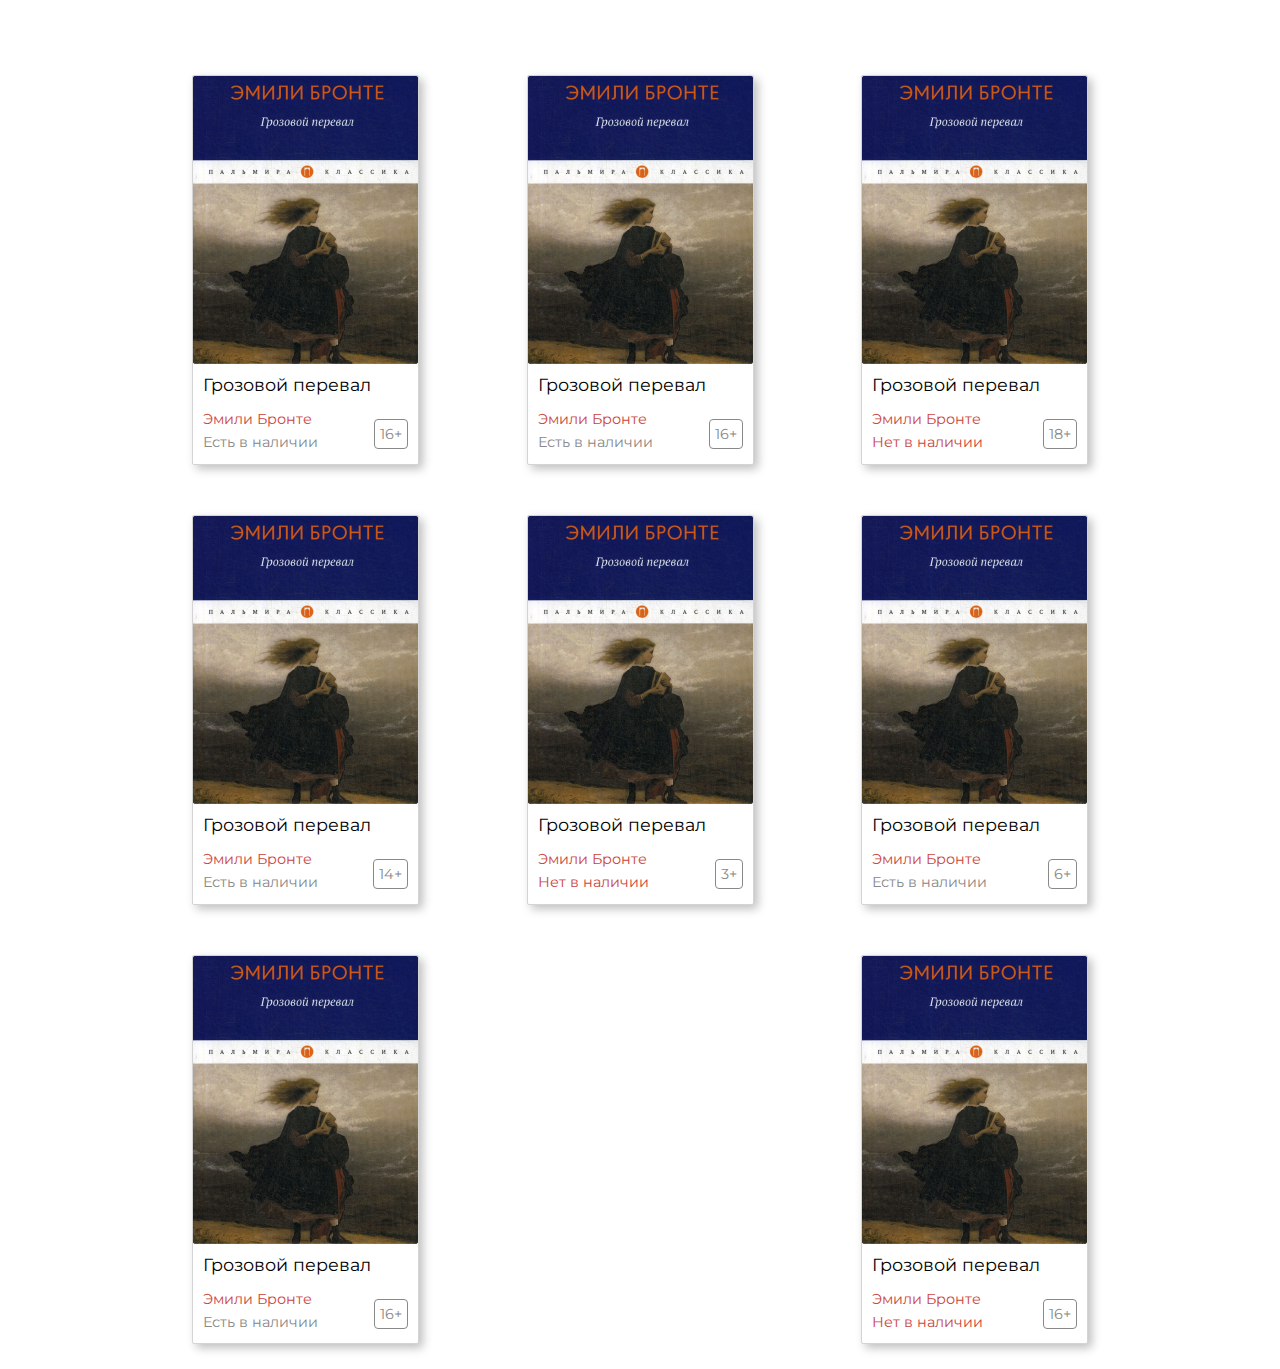
<file: card.html>
<!DOCTYPE html>
<html lang="en">
<head>
    <meta charset="UTF-8">
    <title>Card</title>
    <link href="./css/font.css" rel="stylesheet">
    <link href="./css/card.css" rel="stylesheet">
</head>
<body>
    <main>
        <section class="cards">
            <div class="card__book">
                <img src="./img/cards/book.jpg">
                <div class="card__book__info">
                    <h2 class="card__book__info__h2 MonserratRegular_18_400">Грозовой перевал</h2>
                    <div class="card__book__info__block">
                        <div class="card__book__info__block__info">
                            <p class="card__book__info__block__info__author MonserratRegular_15_400">Эмили Бронте </p>
                            <p class="card__book__info__block__info__nal MonserratRegular_15_400">Есть в наличии</p>
                        </div>
                        <p class="card__book__info__block__ageLimit MonserratRegular_15_400">16+</p>
                    </div>
                </div>
            </div>
            <div class="card__book">
                <img src="./img/cards/book.jpg">
                <div class="card__book__info">
                    <h2 class="card__book__info__h2 MonserratRegular_18_400">Грозовой перевал</h2>
                    <div class="card__book__info__block">
                        <div class="card__book__info__block__info">
                            <p class="card__book__info__block__info__author MonserratRegular_15_400">Эмили Бронте </p>
                            <p class="card__book__info__block__info__nal MonserratRegular_15_400">Есть в наличии</p>
                        </div>
                        <p class="card__book__info__block__ageLimit MonserratRegular_15_400">16+</p>
                    </div>
                </div>
            </div>
            <div class="card__book">
                <img src="./img/cards/book.jpg">
                <div class="card__book__info">
                    <h2 class="card__book__info__h2 MonserratRegular_18_400">Грозовой перевал</h2>
                    <div class="card__book__info__block">
                        <div class="card__book__info__block__info">
                            <p class="card__book__info__block__info__author MonserratRegular_15_400">Эмили Бронте </p>
                            <p class="card__book__info__block__info__Nonal MonserratRegular_15_400">Нет в наличии</p>
                        </div>
                        <p class="card__book__info__block__ageLimit MonserratRegular_15_400">18+</p>
                    </div>
                </div>
            </div>
            <div class="card__book">
                <img src="./img/cards/book.jpg">
                <div class="card__book__info">
                    <h2 class="card__book__info__h2 MonserratRegular_18_400">Грозовой перевал</h2>
                    <div class="card__book__info__block">
                        <div class="card__book__info__block__info">
                            <p class="card__book__info__block__info__author MonserratRegular_15_400">Эмили Бронте </p>
                            <p class="card__book__info__block__info__nal MonserratRegular_15_400">Есть в наличии</p>
                        </div>
                        <p class="card__book__info__block__ageLimit MonserratRegular_15_400">14+</p>
                    </div>
                </div>
            </div>
            <div class="card__book">
                <img src="./img/cards/book.jpg">
                <div class="card__book__info">
                    <h2 class="card__book__info__h2 MonserratRegular_18_400">Грозовой перевал</h2>
                    <div class="card__book__info__block">
                        <div class="card__book__info__block__info">
                            <p class="card__book__info__block__info__author MonserratRegular_15_400">Эмили Бронте </p>
                            <p class="card__book__info__block__info__Nonal MonserratRegular_15_400">Нет в наличии</p>
                        </div>
                        <p class="card__book__info__block__ageLimit MonserratRegular_15_400">3+</p>
                    </div>
                </div>
            </div>
            <div class="card__book">
                <img src="./img/cards/book.jpg">
                <div class="card__book__info">
                    <h2 class="card__book__info__h2 MonserratRegular_18_400">Грозовой перевал</h2>
                    <div class="card__book__info__block">
                        <div class="card__book__info__block__info">
                            <p class="card__book__info__block__info__author MonserratRegular_15_400">Эмили Бронте </p>
                            <p class="card__book__info__block__info__nal MonserratRegular_15_400">Есть в наличии</p>
                        </div>
                        <p class="card__book__info__block__ageLimit MonserratRegular_15_400">6+</p>
                    </div>
                </div>
            </div>
            <div class="card__book">
                <img src="./img/cards/book.jpg">
                <div class="card__book__info">
                    <h2 class="card__book__info__h2 MonserratRegular_18_400">Грозовой перевал</h2>
                    <div class="card__book__info__block">
                        <div class="card__book__info__block__info">
                            <p class="card__book__info__block__info__author MonserratRegular_15_400">Эмили Бронте </p>
                            <p class="card__book__info__block__info__nal MonserratRegular_15_400">Есть в наличии</p>
                        </div>
                        <p class="card__book__info__block__ageLimit MonserratRegular_15_400">16+</p>
                    </div>
                </div>
            </div>
            <div class="card__book">
                <img src="./img/cards/book.jpg">
                <div class="card__book__info">
                    <h2 class="card__book__info__h2 MonserratRegular_18_400">Грозовой перевал</h2>
                    <div class="card__book__info__block">
                        <div class="card__book__info__block__info">
                            <p class="card__book__info__block__info__author MonserratRegular_15_400">Эмили Бронте </p>
                            <p class="card__book__info__block__info__Nonal MonserratRegular_15_400">Нет в наличии</p>
                        </div>
                        <p class="card__book__info__block__ageLimit MonserratRegular_15_400">16+</p>
                    </div>
                </div>
            </div>
        </section>
    </main>
</body>
</html>
</file>
<file: css/font.css>
@font-face {
    font-family: "MonserratRegular";
    src: url("../font/Montserrat-Regular.ttf") format("truetype");
}
@font-face {
    font-family: "MonserratSemiBold";
    src: url("../font/Montserrat-SemiBold.ttf") format("truetype");
}
@font-face {
    font-family: "MonserratMedium";
    src: url("../font/Montserrat-Medium.ttf") format("truetype");
}
@font-face {
    font-family: "MonserratLight";
    src: url("../font/Montserrat-Light.ttf") format("truetype");
}
.MonserratRegular_15_400{
    font-size: 0.9rem;
    font-weight: 400;
    font-family: MonserratRegular;
}
.MonserratRegular_18_400{
    font-size: 1.1rem;
    font-weight: 400;
    font-family: MonserratRegular;
}
</file>
<file: css/card.css>
body{
    width: 100%;
    padding: 0;
    margin: 0;
}

main{
    width: 70%;
    margin: 0 auto;
    display: flex;
    justify-content: center;
    align-items: center;
}
.cards{
    margin-top: 50px;
    display: flex;
    flex-wrap: wrap;
    justify-content: space-between;
    align-self: auto;
}
.card__book{
    display: flex;
    flex-direction: column;
    justify-content: space-between;
    background: #FFFFFF;
    border: 1px solid #D4D4D4;
    box-shadow: 4px 4px 10px rgba(0, 0, 0, 0.25);
    border-radius: 2px;
    box-sizing: border-box;
    margin: 25px 0px;
}
.card__book__info{
    display: flex;
    flex-direction: column;
    padding:  0 10px;
}
.card__book__info__h2{
    margin: 10px 0px;
}
.card__book__info__block{
    display: flex;
    justify-content: space-between;

}
.card__book__info__block__info__author{
    color: #CB463E;
    margin: 5px 0px 0px 0px;
}
.card__book__info__block__info__nal{
    color: #898989;
    margin: 5px 0px;
}
.card__book__info__block__info__Nonal{
    color: #CB463E;
    margin: 5px 0px;
}
.card__book__info__block__ageLimit{
    color: #898989;
    padding: 5px;
    border: 1px solid #898989;
    border-radius: 4px;
}
</file>
